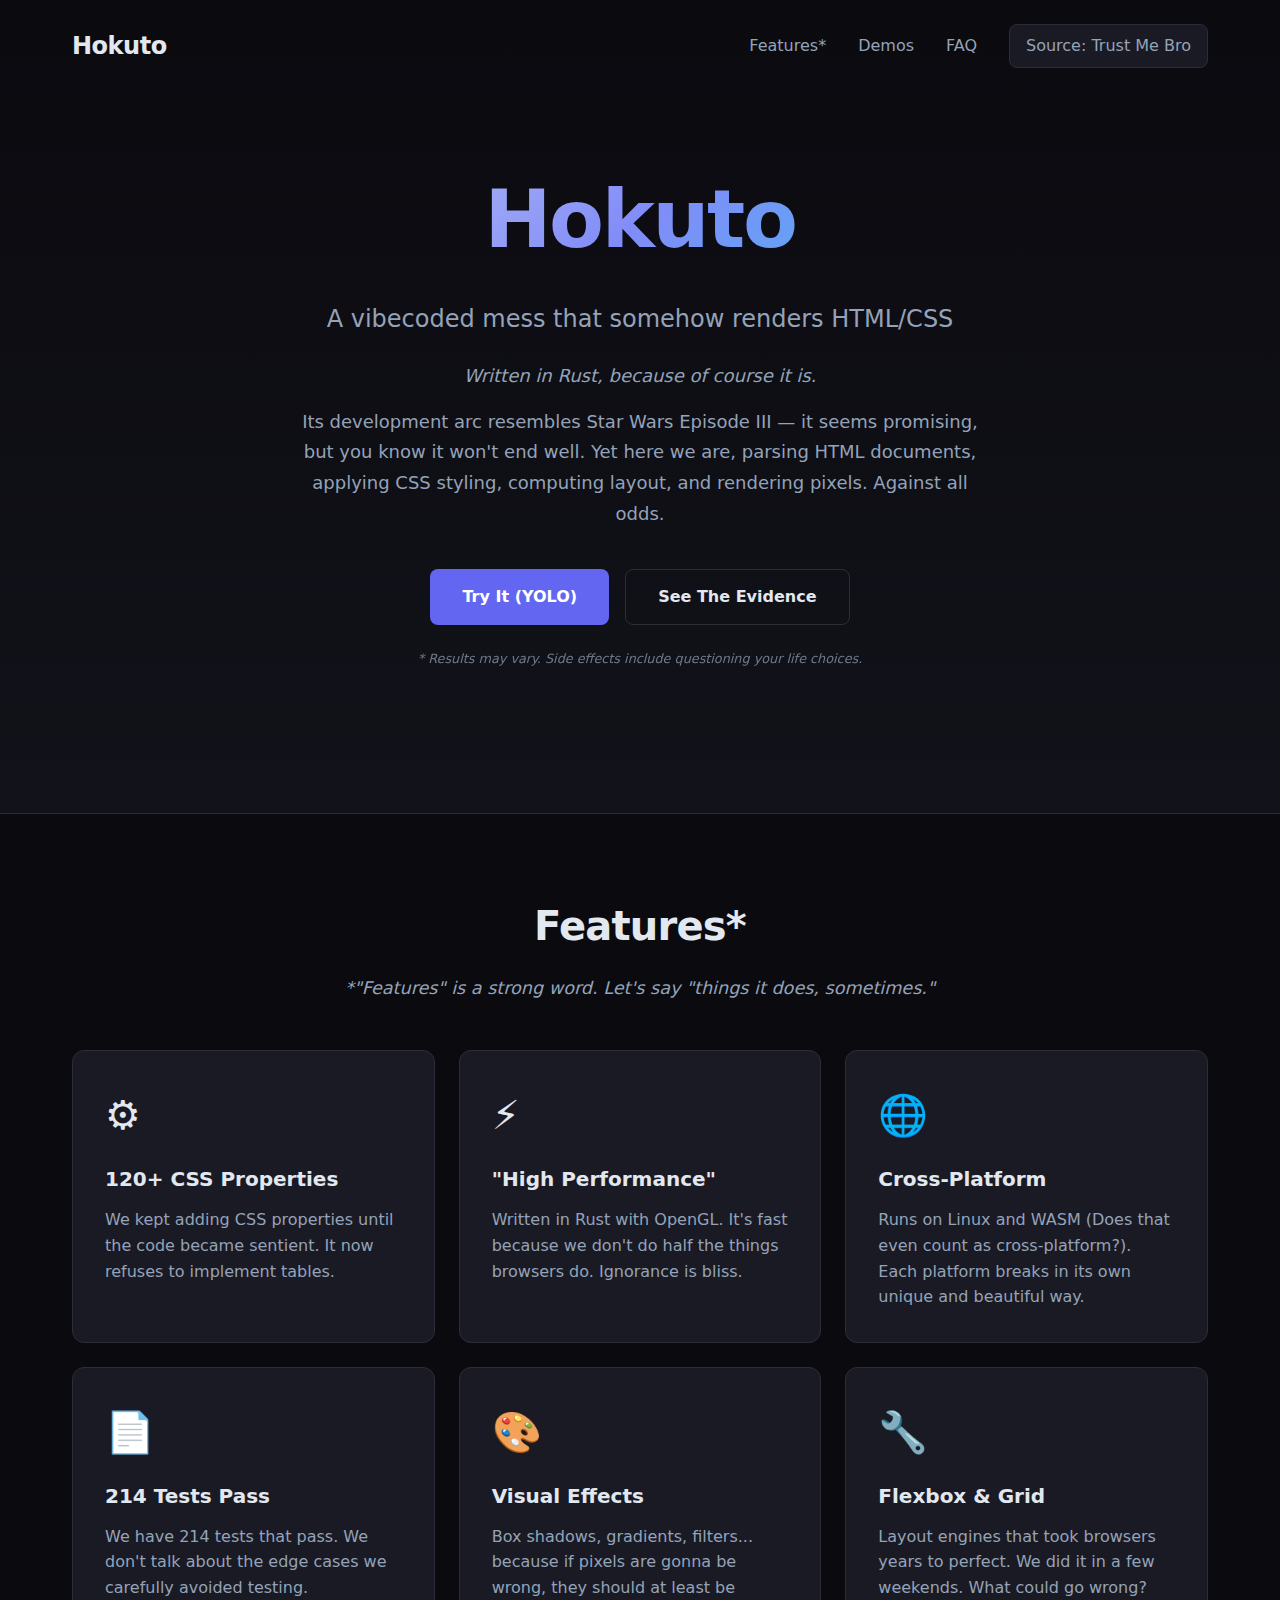
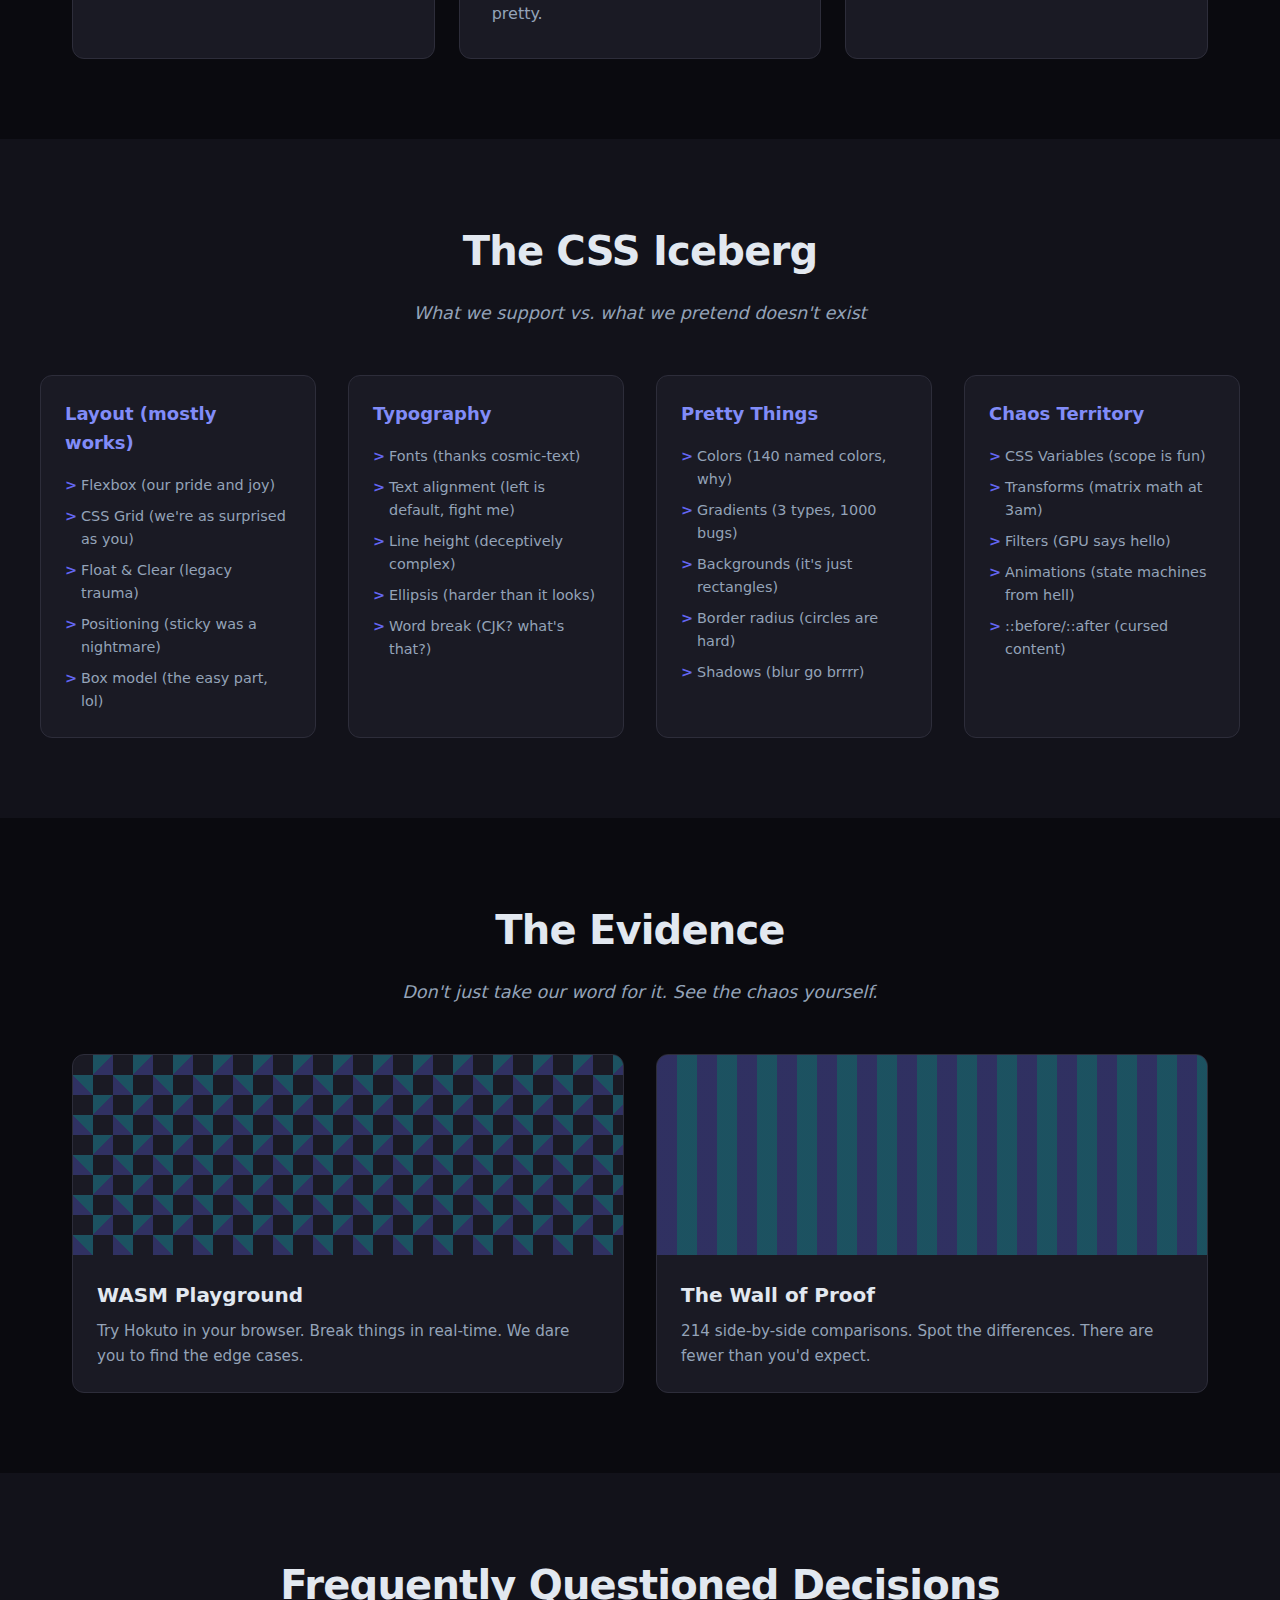
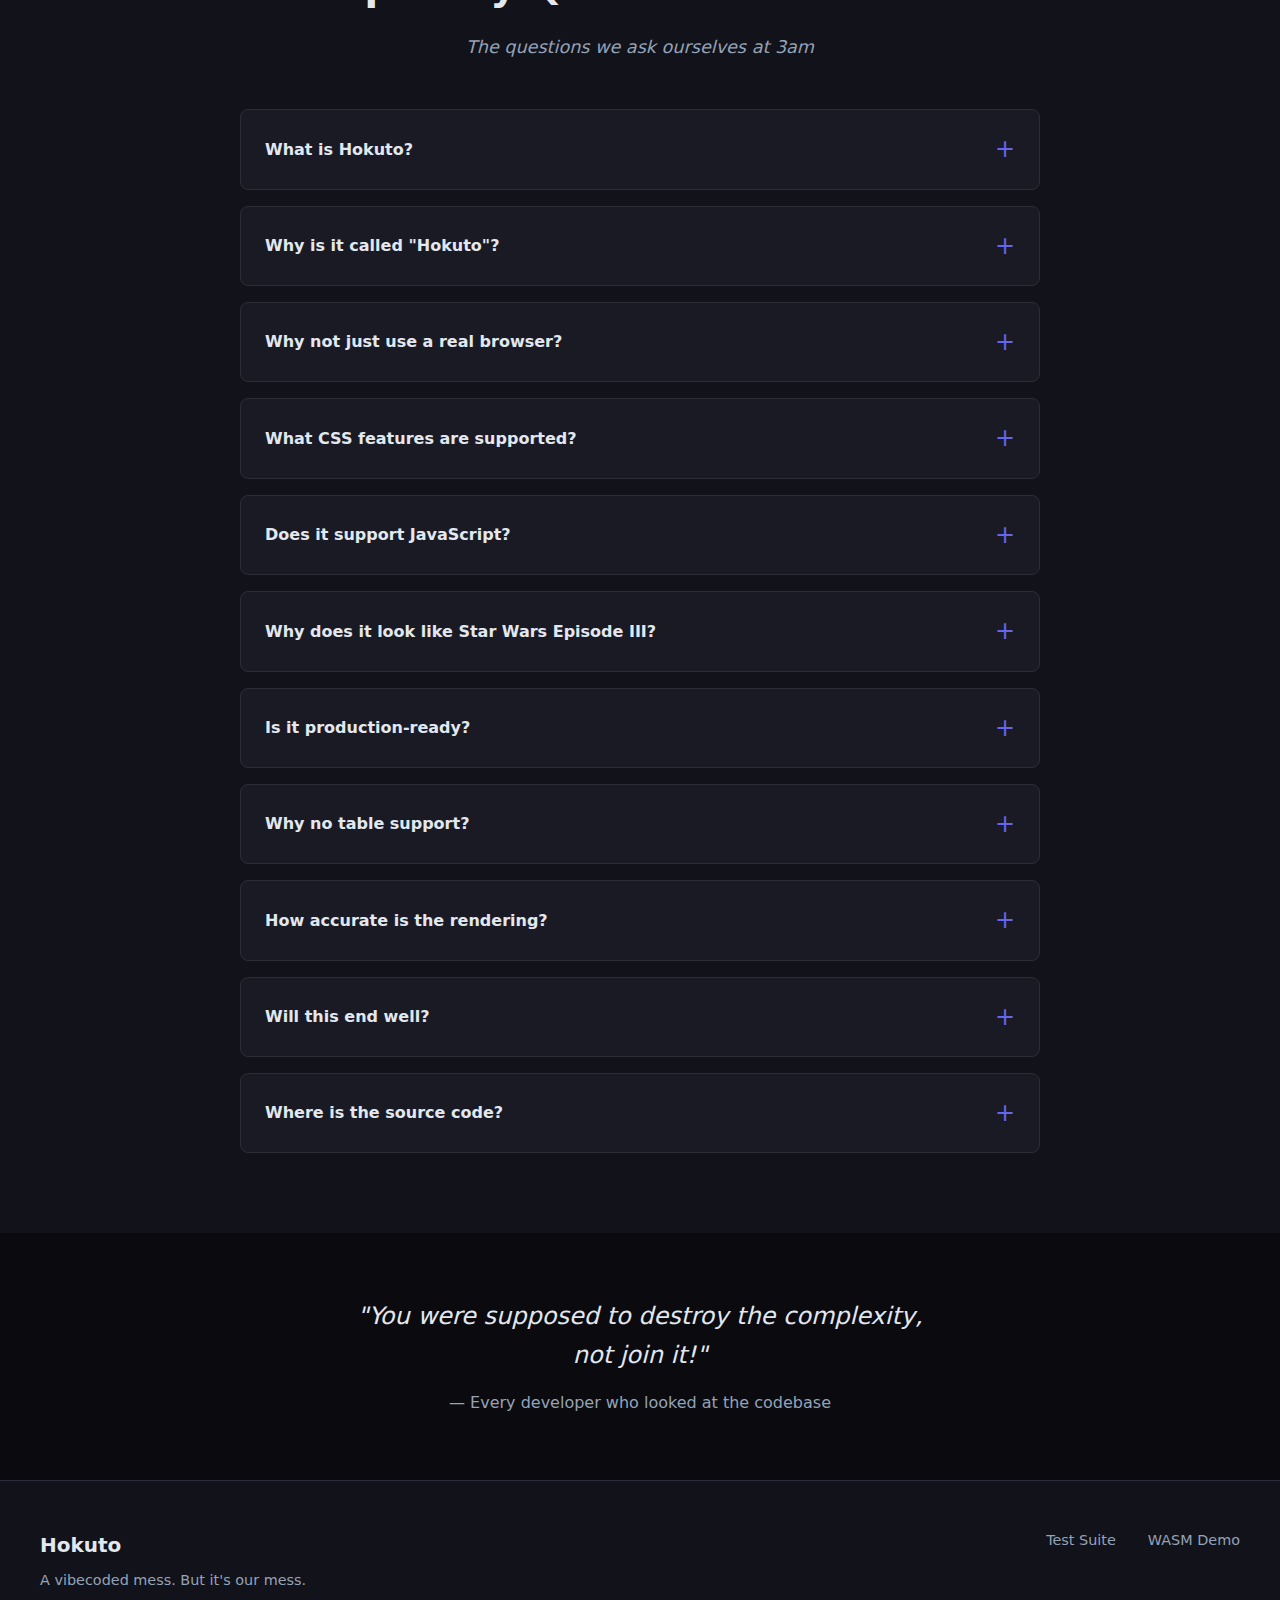
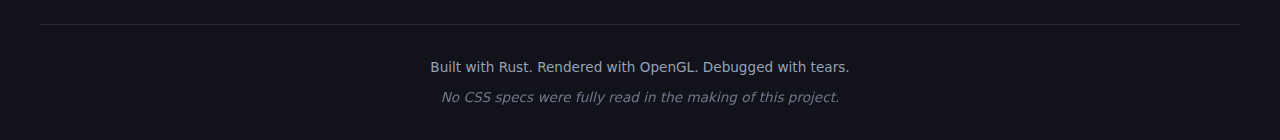
<file: hokuto/index.html>
<!DOCTYPE html>
<html lang="en">
<head>
    <meta charset="UTF-8">
    <meta name="viewport" content="width=device-width, initial-scale=1.0">
    <title>Hokuto - A Vibecoded Mess That Somehow Renders HTML</title>
    <link rel="stylesheet" href="styles.css">
</head>
<body>
    <header class="hero">
        <nav class="nav">
            <div class="nav-brand">Hokuto</div>
            <div class="nav-links">
                <a href="#features">Features*</a>
                <a href="#demos">Demos</a>
                <a href="#faq">FAQ</a>
                <a href="#faq" class="nav-github">Source: Trust Me Bro</a>
            </div>
        </nav>
        <div class="hero-content">
            <h1>Hokuto</h1>
            <p class="hero-tagline">A vibecoded mess that somehow renders HTML/CSS</p>
            <p class="hero-subtitle">Written in Rust, because of course it is.</p>
            <p class="hero-description">
                Its development arc resembles Star Wars Episode III &mdash;
                it seems promising, but you know it won't end well.
                Yet here we are, parsing HTML documents, applying CSS styling,
                computing layout, and rendering pixels. Against all odds.
            </p>
            <div class="hero-buttons">
                <a href="wasm/index.html" class="btn btn-primary">Try It (YOLO)</a>
                <a href="demonstration.html" class="btn btn-secondary">See The Evidence</a>
            </div>
            <p class="hero-disclaimer">* Results may vary. Side effects include questioning your life choices.</p>
        </div>
    </header>

    <main>
        <section id="features" class="section">
            <h2>Features*</h2>
            <p class="section-subtitle">*"Features" is a strong word. Let's say "things it does, sometimes."</p>
            <div class="features-grid">
                <div class="feature-card">
                    <div class="feature-icon">&#9881;</div>
                    <h3>120+ CSS Properties</h3>
                    <p>We kept adding CSS properties until the code became sentient. It now refuses to implement tables.</p>
                </div>
                <div class="feature-card">
                    <div class="feature-icon">&#9889;</div>
                    <h3>"High Performance"</h3>
                    <p>Written in Rust with OpenGL. It's fast because we don't do half the things browsers do. Ignorance is bliss.</p>
                </div>
                <div class="feature-card">
                    <div class="feature-icon">&#127760;</div>
                    <h3>Cross-Platform</h3>
                    <p>Runs on Linux and WASM (Does that even count as cross-platform?). Each platform breaks in its own unique and beautiful way.</p>
                </div>
                <div class="feature-card">
                    <div class="feature-icon">&#128196;</div>
                    <h3>214 Tests Pass</h3>
                    <p>We have 214 tests that pass. We don't talk about the edge cases we carefully avoided testing.</p>
                </div>
                <div class="feature-card">
                    <div class="feature-icon">&#127912;</div>
                    <h3>Visual Effects</h3>
                    <p>Box shadows, gradients, filters... because if pixels are gonna be wrong, they should at least be pretty.</p>
                </div>
                <div class="feature-card">
                    <div class="feature-icon">&#128295;</div>
                    <h3>Flexbox & Grid</h3>
                    <p>Layout engines that took browsers years to perfect. We did it in a few weekends. What could go wrong?</p>
                </div>
            </div>
        </section>

        <section class="section section-dark">
            <h2>The CSS Iceberg</h2>
            <p class="section-subtitle">What we support vs. what we pretend doesn't exist</p>
            <div class="css-categories">
                <div class="css-category">
                    <h4>Layout (mostly works)</h4>
                    <ul>
                        <li>Flexbox (our pride and joy)</li>
                        <li>CSS Grid (we're as surprised as you)</li>
                        <li>Float &amp; Clear (legacy trauma)</li>
                        <li>Positioning (sticky was a nightmare)</li>
                        <li>Box model (the easy part, lol)</li>
                    </ul>
                </div>
                <div class="css-category">
                    <h4>Typography</h4>
                    <ul>
                        <li>Fonts (thanks cosmic-text)</li>
                        <li>Text alignment (left is default, fight me)</li>
                        <li>Line height (deceptively complex)</li>
                        <li>Ellipsis (harder than it looks)</li>
                        <li>Word break (CJK? what's that?)</li>
                    </ul>
                </div>
                <div class="css-category">
                    <h4>Pretty Things</h4>
                    <ul>
                        <li>Colors (140 named colors, why)</li>
                        <li>Gradients (3 types, 1000 bugs)</li>
                        <li>Backgrounds (it's just rectangles)</li>
                        <li>Border radius (circles are hard)</li>
                        <li>Shadows (blur go brrrr)</li>
                    </ul>
                </div>
                <div class="css-category">
                    <h4>Chaos Territory</h4>
                    <ul>
                        <li>CSS Variables (scope is fun)</li>
                        <li>Transforms (matrix math at 3am)</li>
                        <li>Filters (GPU says hello)</li>
                        <li>Animations (state machines from hell)</li>
                        <li>::before/::after (cursed content)</li>
                    </ul>
                </div>
            </div>
        </section>

        <section id="demos" class="section">
            <h2>The Evidence</h2>
            <p class="section-subtitle">Don't just take our word for it. See the chaos yourself.</p>
            <div class="demos-grid">
                <a href="wasm/index.html" class="demo-card">
                    <div class="demo-preview demo-wasm"></div>
                    <h3>WASM Playground</h3>
                    <p>Try Hokuto in your browser. Break things in real-time. We dare you to find the edge cases.</p>
                </a>
                <a href="demonstration.html" class="demo-card">
                    <div class="demo-preview demo-tests"></div>
                    <h3>The Wall of Proof</h3>
                    <p>214 side-by-side comparisons. Spot the differences. There are fewer than you'd expect.</p>
                </a>
            </div>
        </section>

        <section id="faq" class="section section-dark">
            <h2>Frequently Questioned Decisions</h2>
            <p class="section-subtitle">The questions we ask ourselves at 3am</p>
            <div class="faq-list">
                <details class="faq-item">
                    <summary>What is Hokuto?</summary>
                    <p>
                        Hokuto is what happens when you think "how hard can rendering HTML be?" and then
                        spend weeks finding out. It's a vibecoded rendering engine written in Rust that
                        somehow manages to display (some) web content. We're as surprised as you are.
                    </p>
                </details>

                <details class="faq-item">
                    <summary>Why is it called "Hokuto"?</summary>
                    <p>
                        The author has a thing for naming projects after Japanese train lines. Hokuto is
                        a limited express train running between Sapporo and Hakodate. Does it have anything
                        to do with HTML rendering? Absolutely not. Does it sound cool? Yes. That's the
                        entire decision-making process. Previous projects include equally random train names.
                        It's a lifestyle.
                    </p>
                </details>

                <details class="faq-item">
                    <summary>Why not just use a real browser?</summary>
                    <p>
                        Great question. We ask ourselves this daily. The official answer is "performance"
                        and "control." The real answer is we were too deep into the project before we
                        realized what we'd gotten ourselves into. Sunk cost fallacy is real.
                    </p>
                </details>

                <details class="faq-item">
                    <summary>What CSS features are supported?</summary>
                    <p>
                        120+ properties! Flexbox, Grid, transforms, gradients, animations... basically
                        everything except the things you'll definitely need. Check the test suite and
                        pray your use case is covered.
                    </p>
                </details>

                <details class="faq-item">
                    <summary>Does it support JavaScript?</summary>
                    <p>
                        No, and that's a feature, not a bug. You want interactivity? Use Rust. You want
                        type safety? Rust. You want to mass 10 hours debugging why your click handler
                        doesn't work? Go use Electron.
                    </p>
                </details>

                <details class="faq-item">
                    <summary>Why does it look like Star Wars Episode III?</summary>
                    <p>
                        Because just like Anakin, this project started with hope and good intentions.
                        "I'll just implement a simple HTML renderer," we said. "It'll be quick," we said.
                        Now we're debugging float layouts at 2am questioning our life choices.
                    </p>
                </details>

                <details class="faq-item">
                    <summary>Is it production-ready?</summary>
                    <p>
                        Define "production." Define "ready." If your production environment is forgiving
                        and your CSS is simple, sure! If you need pixel-perfect rendering of complex
                        layouts... maybe test thoroughly first. And have a backup plan.
                    </p>
                </details>

                <details class="faq-item">
                    <summary>Why no table support?</summary>
                    <p>
                        Have you ever read the CSS table layout spec? It's 47 pages of pain. The code
                        looked at the spec and said "no." We respect its decision. Use Grid instead.
                        It's 2024. Tables are for data, not layout.
                    </p>
                </details>

                <details class="faq-item">
                    <summary>How accurate is the rendering?</summary>
                    <p>
                        We have 214 tests that pass! That means for 214 specific HTML files, we match
                        Chrome. For everything else? It's an adventure. Every bug is a surprise feature.
                        Every fix creates two new edge cases.
                    </p>
                </details>

                <details class="faq-item">
                    <summary>Will this end well?</summary>
                    <p>
                        Probably not. But that's never stopped anyone before. The codebase grows,
                        the edge cases multiply, and somewhere in the distance, we hear the Imperial
                        March playing. But hey, at least the gradients look pretty.
                    </p>
                </details>

                <details class="faq-item">
                    <summary>Where is the source code?</summary>
                    <p>
                        Yeah... about that. The source code is not publicly available. We're deeply
                        ashamed of what's in there. Trust me bro, you don't want to see it. Some things
                        are better left in the shadows. Just enjoy the pretty pixels and don't ask
                        questions about the eldritch horrors that generate them.
                    </p>
                </details>
            </div>
        </section>


        <section class="section quote-section">
            <blockquote>
                "You were supposed to destroy the complexity, not join it!"
                <cite>&mdash; Every developer who looked at the codebase</cite>
            </blockquote>
        </section>
    </main>

    <footer class="footer">
        <div class="footer-content">
            <div class="footer-brand">
                <span class="footer-logo">Hokuto</span>
                <p>A vibecoded mess. But it's our mess.</p>
            </div>
            <div class="footer-links">
                <a href="demonstration.html">Test Suite</a>
                <a href="wasm/index.html">WASM Demo</a>
            </div>
        </div>
        <div class="footer-bottom">
            <p>Built with Rust. Rendered with OpenGL. Debugged with tears.</p>
            <p class="footer-disclaimer">No CSS specs were fully read in the making of this project.</p>
        </div>
    </footer>
</body>
</html>
</file>
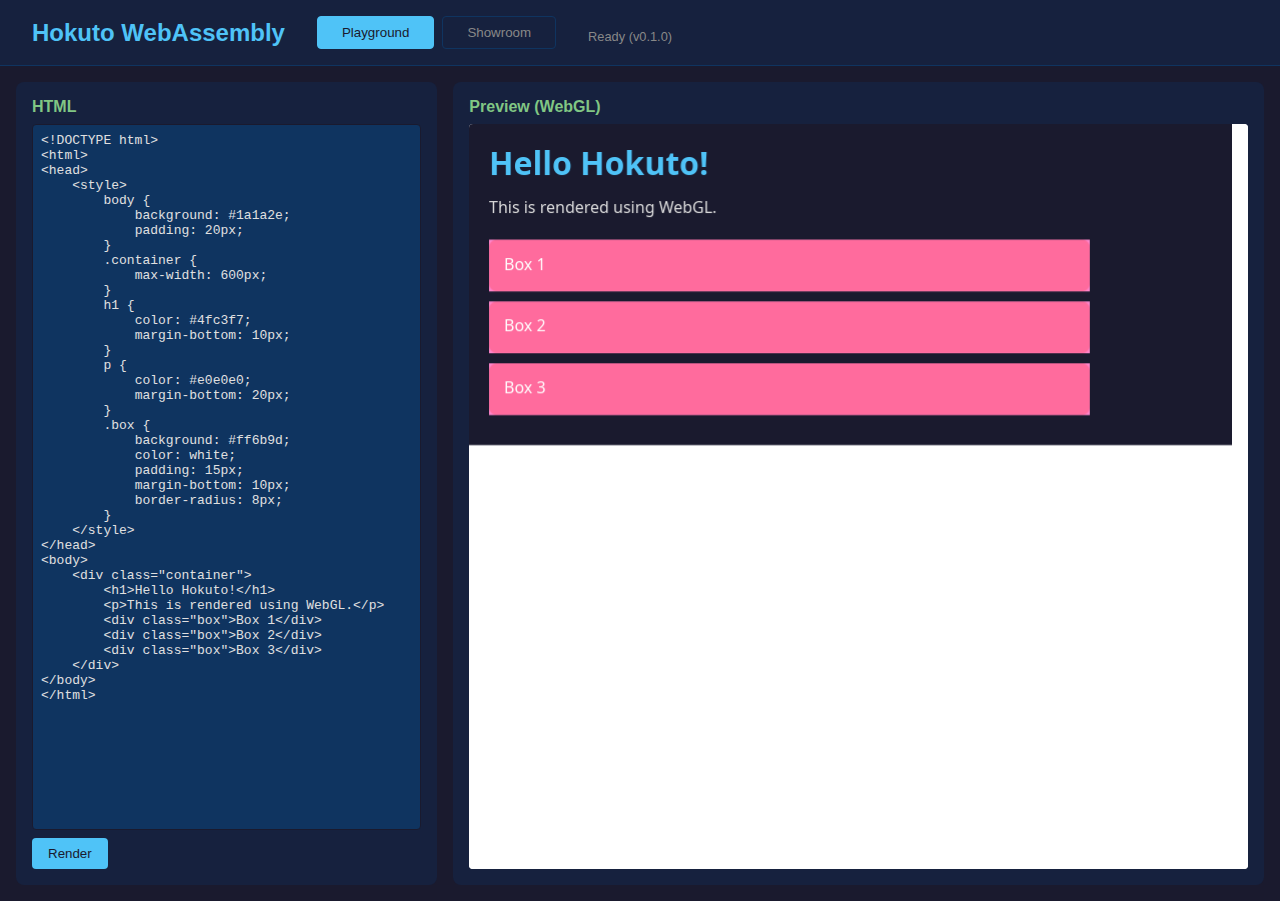
<file: hokuto/wasm/index.html>
<!DOCTYPE html>
<html>
<head>
    <meta charset="utf-8">
    <meta name="viewport" content="width=1200, initial-scale=0.5, minimum-scale=0.25, maximum-scale=2, user-scalable=yes">
    <meta http-equiv="Cache-Control" content="no-cache, no-store, must-revalidate">
    <meta http-equiv="Pragma" content="no-cache">
    <meta http-equiv="Expires" content="0">
    <title>Hokuto WebAssembly Demo</title>
    <style>
        * {
            margin: 0;
            padding: 0;
            box-sizing: border-box;
        }
        body {
            font-family: -apple-system, BlinkMacSystemFont, "Segoe UI", Roboto, sans-serif;
            background: #1a1a2e;
            color: #e0e0e0;
            min-height: 100vh;
            display: flex;
            flex-direction: column;
        }
        header {
            background: #16213e;
            padding: 1rem 2rem;
            border-bottom: 1px solid #0f3460;
            display: flex;
            align-items: center;
            gap: 2rem;
        }
        header h1 {
            font-size: 1.5rem;
            color: #4fc3f7;
        }
        .tabs {
            display: flex;
            gap: 0.5rem;
        }
        .tab {
            background: transparent;
            color: #888;
            border: 1px solid #0f3460;
            padding: 0.5rem 1.5rem;
            border-radius: 4px;
            cursor: pointer;
            font-weight: 500;
            transition: all 0.2s;
        }
        .tab:hover {
            background: #0f3460;
            color: #e0e0e0;
        }
        .tab.active {
            background: #4fc3f7;
            color: #1a1a2e;
            border-color: #4fc3f7;
        }
        main {
            flex: 1;
            display: flex;
            flex-direction: column;
        }
        .view {
            display: none;
            flex: 1;
        }
        .view.active {
            display: flex;
        }

        /* Playground styles */
        #playground {
            flex-direction: row;
            padding: 1rem;
            gap: 1rem;
        }
        .panel {
            background: #16213e;
            border-radius: 8px;
            padding: 1rem;
            display: flex;
            flex-direction: column;
        }
        .preview-panel {
            flex: 2;
            min-height: 600px;
        }
        .editor-panel {
            flex: 1;
            min-width: 400px;
        }
        .panel h2 {
            font-size: 1rem;
            margin-bottom: 0.5rem;
            color: #81c784;
        }
        textarea {
            flex: 1;
            background: #0f3460;
            color: #e0e0e0;
            border: 1px solid #1a1a2e;
            border-radius: 4px;
            padding: 0.5rem;
            font-family: "Fira Code", "Monaco", monospace;
            font-size: 13px;
            resize: none;
        }
        textarea:focus {
            outline: none;
            border-color: #4fc3f7;
        }
        #canvas {
            flex: 1;
            background: white;
            border-radius: 4px;
            width: 100%;
        }
        #canvas:focus, #showroom-canvas:focus {
            outline: 2px solid #4fc3f7;
        }
        .toolbar {
            display: flex;
            gap: 0.5rem;
            margin-top: 0.5rem;
        }
        button {
            background: #4fc3f7;
            color: #1a1a2e;
            border: none;
            padding: 0.5rem 1rem;
            border-radius: 4px;
            cursor: pointer;
            font-weight: 500;
        }
        button:hover {
            background: #81d4fa;
        }
        .status {
            font-size: 0.8rem;
            color: #888;
            margin-top: 0.5rem;
        }
        .error {
            color: #ff6b6b;
        }

        /* Showroom styles */
        #showroom {
            flex-direction: row;
            height: calc(100vh - 60px);
            max-height: calc(100vh - 60px);
            overflow: hidden;
        }
        .sidebar {
            width: 300px;
            min-width: 300px;
            background: #16213e;
            border-right: 1px solid #0f3460;
            display: flex;
            flex-direction: column;
            overflow: hidden;
        }
        .sidebar-header {
            padding: 1rem;
            border-bottom: 1px solid #0f3460;
        }
        .sidebar-header input {
            width: 100%;
            padding: 0.5rem;
            background: #0f3460;
            border: 1px solid #1a1a2e;
            border-radius: 4px;
            color: #e0e0e0;
            font-size: 14px;
        }
        .sidebar-header input:focus {
            outline: none;
            border-color: #4fc3f7;
        }
        .example-list {
            flex: 1;
            overflow-y: auto;
            padding: 0.5rem;
        }
        .example-item {
            padding: 0.75rem 1rem;
            border-radius: 4px;
            cursor: pointer;
            margin-bottom: 2px;
            font-size: 13px;
            transition: background 0.2s;
        }
        .example-item:hover {
            background: #0f3460;
        }
        .example-item.active {
            background: #4fc3f7;
            color: #1a1a2e;
        }
        .example-item .category {
            font-size: 11px;
            color: #888;
            margin-bottom: 2px;
        }
        .example-item.active .category {
            color: #16213e;
        }
        .showroom-content {
            flex: 1;
            display: flex;
            flex-direction: column;
            overflow: hidden;
            min-width: 0;
        }
        .showroom-preview {
            flex: 1;
            padding: 1rem;
            display: flex;
            flex-direction: column;
            min-height: 0;
            overflow: hidden;
        }
        #showroom-canvas {
            flex: 1;
            background: white;
            border-radius: 4px;
            width: 100%;
            height: 100%;
            max-height: 100%;
            min-height: 0;
        }
        .showroom-info {
            padding: 0.5rem 1rem;
            background: #16213e;
            border-top: 1px solid #0f3460;
            font-size: 13px;
            color: #888;
            flex-shrink: 0;
        }
        .example-count {
            color: #4fc3f7;
            font-size: 12px;
            padding: 0.5rem 1rem;
            border-bottom: 1px solid #0f3460;
            flex-shrink: 0;
        }
    </style>
</head>
<body>
    <header>
        <h1>Hokuto WebAssembly</h1>
        <div class="tabs">
            <button class="tab active" data-view="playground">Playground</button>
            <button class="tab" data-view="showroom">Showroom</button>
        </div>
        <div class="status" id="status">Loading...</div>
    </header>

    <!-- Playground View -->
    <main>
        <div id="playground" class="view active">
            <div class="panel editor-panel">
                <h2>HTML</h2>
                <textarea id="html-editor"><!DOCTYPE html>
<html>
<head>
    <style>
        body {
            background: #1a1a2e;
            padding: 20px;
        }
        .container {
            max-width: 600px;
        }
        h1 {
            color: #4fc3f7;
            margin-bottom: 10px;
        }
        p {
            color: #e0e0e0;
            margin-bottom: 20px;
        }
        .box {
            background: #ff6b9d;
            color: white;
            padding: 15px;
            margin-bottom: 10px;
            border-radius: 8px;
        }
    </style>
</head>
<body>
    <div class="container">
        <h1>Hello Hokuto!</h1>
        <p>This is rendered using WebGL.</p>
        <div class="box">Box 1</div>
        <div class="box">Box 2</div>
        <div class="box">Box 3</div>
    </div>
</body>
</html></textarea>
                <div class="toolbar">
                    <button id="render-btn">Render</button>
                </div>
            </div>
            <div class="panel preview-panel">
                <h2>Preview (WebGL)</h2>
                <canvas id="canvas" tabindex="0"></canvas>
            </div>
        </div>

        <!-- Showroom View -->
        <div id="showroom" class="view">
            <div class="sidebar">
                <div class="sidebar-header">
                    <input type="text" id="search-input" placeholder="Search examples...">
                </div>
                <div class="example-count" id="example-count">Loading...</div>
                <div class="example-list" id="example-list"></div>
            </div>
            <div class="showroom-content">
                <div class="showroom-preview">
                    <canvas id="showroom-canvas" tabindex="0"></canvas>
                </div>
                <div class="showroom-info" id="showroom-info">Select an example from the list</div>
            </div>
        </div>
    </main>

    <script type="module">
        import init, { HokutoRenderer, version } from './pkg/hokuto_wasm.js';

        // Single renderer approach - only one active at a time for mobile compatibility
        let renderer = null;
        let currentCanvas = null;
        let examples = [];
        let currentExample = null;
        let activeView = 'playground';

        async function main() {
            try {
                // Initialize WASM module
                document.getElementById('status').textContent = 'Loading WASM...';
                await init();

                const ver = version();
                console.log(`Hokuto WASM v${ver}`);

                // Create initial renderer for playground
                document.getElementById('status').textContent = 'Creating renderer...';
                renderer = new HokutoRenderer('canvas');
                currentCanvas = 'canvas';

                document.getElementById('status').textContent = `Ready (v${ver})`;

                // Initial render
                doPlaygroundRender();

                // Set up playground
                setupPlayground();

                // Set up tabs
                setupTabs();

                // Load showroom examples
                await loadShowroom();

            } catch (err) {
                console.error('Failed to initialize:', err);
                document.getElementById('status').textContent = `Error: ${err}`;
                document.getElementById('status').classList.add('error');
            }
        }

        function setupPlayground() {
            document.getElementById('render-btn').addEventListener('click', doPlaygroundRender);

            let timeout;
            document.getElementById('html-editor').addEventListener('input', () => {
                clearTimeout(timeout);
                timeout = setTimeout(doPlaygroundRender, 500);
            });

            const canvas = document.getElementById('canvas');
            const resizeObserver = new ResizeObserver(entries => {
                for (const entry of entries) {
                    const { width, height } = entry.contentRect;
                    if (renderer && currentCanvas === 'canvas' && width > 0 && height > 0) {
                        renderer.resize(Math.floor(width), Math.floor(height));
                    }
                }
            });
            resizeObserver.observe(canvas);

            canvas.addEventListener('mousemove', (e) => {
                if (renderer && currentCanvas === 'canvas') {
                    const rect = canvas.getBoundingClientRect();
                    const x = e.clientX - rect.left;
                    const y = e.clientY - rect.top;
                    const result = renderer.on_mouse_move(x, y);
                    const data = JSON.parse(result);
                    if (data.cursor) canvas.style.cursor = data.cursor;
                }
            });

            // Mouse down for drag selection start
            canvas.addEventListener('mousedown', (e) => {
                if (renderer && currentCanvas === 'canvas') {
                    const rect = canvas.getBoundingClientRect();
                    const x = e.clientX - rect.left;
                    const y = e.clientY - rect.top;
                    const result = JSON.parse(renderer.on_mouse_down(x, y, e.timeStamp));
                    // Focus canvas when clicking on an input element
                    if (result.focused) {
                        canvas.focus();
                    }
                }
            });

            // Mouse up for drag selection end
            canvas.addEventListener('mouseup', () => {
                if (renderer && currentCanvas === 'canvas') {
                    renderer.on_mouse_up();
                }
            });

            // Also handle mouseup outside the canvas
            document.addEventListener('mouseup', () => {
                if (renderer && currentCanvas === 'canvas') {
                    renderer.on_mouse_up();
                }
            });

            // Keyboard event handlers for form input
            canvas.addEventListener('keydown', async (e) => {
                if (renderer && currentCanvas === 'canvas' && renderer.has_focus()) {
                    // Handle clipboard operations
                    if ((e.ctrlKey || e.metaKey) && !e.shiftKey && !e.altKey) {
                        if (e.key === 'c' || e.key === 'C') {
                            // Copy
                            const text = renderer.get_selected_text();
                            if (text) {
                                try {
                                    await navigator.clipboard.writeText(text);
                                } catch (err) {
                                    console.error('Copy failed:', err);
                                }
                            }
                            e.preventDefault();
                            return;
                        }
                        if (e.key === 'x' || e.key === 'X') {
                            // Cut
                            const text = renderer.cut();
                            if (text) {
                                try {
                                    await navigator.clipboard.writeText(text);
                                } catch (err) {
                                    console.error('Cut copy failed:', err);
                                }
                            }
                            e.preventDefault();
                            return;
                        }
                        if (e.key === 'v' || e.key === 'V') {
                            // Paste
                            try {
                                const text = await navigator.clipboard.readText();
                                if (text) {
                                    renderer.paste(text);
                                }
                            } catch (err) {
                                console.error('Paste failed:', err);
                            }
                            e.preventDefault();
                            return;
                        }
                    }

                    const handled = renderer.on_key_down(
                        e.key,
                        e.ctrlKey || e.metaKey,
                        e.shiftKey,
                        e.altKey
                    );
                    if (handled) {
                        e.preventDefault();
                    }
                }
            });

            // Text input via beforeinput event (works better for international text)
            canvas.addEventListener('beforeinput', (e) => {
                if (renderer && currentCanvas === 'canvas' && renderer.has_focus()) {
                    // Handle line break insertion (Enter key in some browsers)
                    if (e.inputType === 'insertLineBreak' || e.inputType === 'insertParagraph') {
                        // Let keydown handle this
                        return;
                    }
                    if (e.data) {
                        const handled = renderer.on_text_input(e.data);
                        if (handled) {
                            e.preventDefault();
                        }
                    }
                }
            });

            // Fallback: keypress for text input (for browsers that don't support beforeinput well)
            canvas.addEventListener('keypress', (e) => {
                if (renderer && currentCanvas === 'canvas' && renderer.has_focus()) {
                    // Skip control characters and keys with modifiers (except shift)
                    if (e.ctrlKey || e.metaKey || e.altKey) return;
                    if (e.key.length === 1) {
                        const handled = renderer.on_text_input(e.key);
                        if (handled) {
                            e.preventDefault();
                        }
                    }
                }
            });

            // Handle canvas blur
            canvas.addEventListener('blur', () => {
                if (renderer && currentCanvas === 'canvas') {
                    renderer.on_blur();
                }
            });
        }

        function setupTabs() {
            document.querySelectorAll('.tab').forEach(tab => {
                tab.addEventListener('click', () => {
                    const viewId = tab.dataset.view;

                    // Update tabs
                    document.querySelectorAll('.tab').forEach(t => t.classList.remove('active'));
                    tab.classList.add('active');

                    // Update views
                    document.querySelectorAll('.view').forEach(v => v.classList.remove('active'));
                    document.getElementById(viewId).classList.add('active');

                    activeView = viewId;

                    // Switch renderer to the appropriate canvas
                    if (viewId === 'showroom') {
                        switchToCanvas('showroom-canvas');
                    } else {
                        switchToCanvas('canvas');
                    }
                });
            });
        }

        function switchToCanvas(canvasId) {
            if (currentCanvas === canvasId && renderer) {
                // Already on this canvas, just re-render
                requestAnimationFrame(() => {
                    if (canvasId === 'showroom-canvas' && currentExample) {
                        doShowroomRender();
                    } else if (canvasId === 'canvas') {
                        doPlaygroundRender();
                    }
                });
                return;
            }

            // Wait for canvas to be visible
            requestAnimationFrame(() => {
                const canvas = document.getElementById(canvasId);
                const rect = canvas.getBoundingClientRect();
                console.log(`Switching to ${canvasId}, size: ${rect.width}x${rect.height}`);

                // Create new renderer for this canvas
                // The old renderer will be garbage collected
                renderer = new HokutoRenderer(canvasId);
                currentCanvas = canvasId;

                // Set initial size
                if (rect.width > 0 && rect.height > 0) {
                    renderer.resize(Math.floor(rect.width), Math.floor(rect.height));
                }

                // Setup resize observer for showroom
                if (canvasId === 'showroom-canvas') {
                    setupShowroomCanvas();
                }

                // Render content
                if (canvasId === 'showroom-canvas' && currentExample) {
                    doShowroomRender();
                } else if (canvasId === 'canvas') {
                    doPlaygroundRender();
                }
            });
        }

        let isRendering = false;
        let showroomResizeObserver = null;

        function setupShowroomCanvas() {
            // Only set up once
            if (showroomResizeObserver) return;

            const canvas = document.getElementById('showroom-canvas');
            showroomResizeObserver = new ResizeObserver(entries => {
                for (const entry of entries) {
                    const { width, height } = entry.contentRect;
                    if (renderer && currentCanvas === 'showroom-canvas' && width > 0 && height > 0 && !isRendering) {
                        renderer.resize(Math.floor(width), Math.floor(height));
                        if (currentExample) {
                            doShowroomRender();
                        }
                    }
                }
            });
            showroomResizeObserver.observe(canvas);

            // Mouse events for showroom
            canvas.addEventListener('mousemove', (e) => {
                if (renderer && currentCanvas === 'showroom-canvas') {
                    const rect = canvas.getBoundingClientRect();
                    const x = e.clientX - rect.left;
                    const y = e.clientY - rect.top;
                    const result = renderer.on_mouse_move(x, y);
                    const data = JSON.parse(result);
                    if (data.cursor) canvas.style.cursor = data.cursor;
                }
            });

            // Mouse down for drag selection start
            canvas.addEventListener('mousedown', (e) => {
                if (renderer && currentCanvas === 'showroom-canvas') {
                    const rect = canvas.getBoundingClientRect();
                    const x = e.clientX - rect.left;
                    const y = e.clientY - rect.top;
                    const result = JSON.parse(renderer.on_mouse_down(x, y, e.timeStamp));
                    if (result.focused) {
                        canvas.focus();
                    }
                }
            });

            // Mouse up for drag selection end
            canvas.addEventListener('mouseup', () => {
                if (renderer && currentCanvas === 'showroom-canvas') {
                    renderer.on_mouse_up();
                }
            });

            // Keyboard event handlers for form input
            canvas.addEventListener('keydown', async (e) => {
                if (renderer && currentCanvas === 'showroom-canvas' && renderer.has_focus()) {
                    // Handle clipboard operations
                    if ((e.ctrlKey || e.metaKey) && !e.shiftKey && !e.altKey) {
                        if (e.key === 'c' || e.key === 'C') {
                            const text = renderer.get_selected_text();
                            if (text) {
                                try {
                                    await navigator.clipboard.writeText(text);
                                } catch (err) {
                                    console.error('Copy failed:', err);
                                }
                            }
                            e.preventDefault();
                            return;
                        }
                        if (e.key === 'x' || e.key === 'X') {
                            const text = renderer.cut();
                            if (text) {
                                try {
                                    await navigator.clipboard.writeText(text);
                                } catch (err) {
                                    console.error('Cut copy failed:', err);
                                }
                            }
                            e.preventDefault();
                            return;
                        }
                        if (e.key === 'v' || e.key === 'V') {
                            try {
                                const text = await navigator.clipboard.readText();
                                if (text) {
                                    renderer.paste(text);
                                }
                            } catch (err) {
                                console.error('Paste failed:', err);
                            }
                            e.preventDefault();
                            return;
                        }
                    }

                    const handled = renderer.on_key_down(
                        e.key,
                        e.ctrlKey || e.metaKey,
                        e.shiftKey,
                        e.altKey
                    );
                    if (handled) {
                        e.preventDefault();
                    }
                }
            });

            canvas.addEventListener('beforeinput', (e) => {
                if (renderer && currentCanvas === 'showroom-canvas' && renderer.has_focus()) {
                    // Handle line break insertion (Enter key in some browsers)
                    if (e.inputType === 'insertLineBreak' || e.inputType === 'insertParagraph') {
                        // Let keydown handle this
                        return;
                    }
                    if (e.data) {
                        const handled = renderer.on_text_input(e.data);
                        if (handled) {
                            e.preventDefault();
                        }
                    }
                }
            });

            canvas.addEventListener('keypress', (e) => {
                if (renderer && currentCanvas === 'showroom-canvas' && renderer.has_focus()) {
                    if (e.ctrlKey || e.metaKey || e.altKey) return;
                    if (e.key.length === 1) {
                        const handled = renderer.on_text_input(e.key);
                        if (handled) {
                            e.preventDefault();
                        }
                    }
                }
            });

            canvas.addEventListener('blur', () => {
                if (renderer && currentCanvas === 'showroom-canvas') {
                    renderer.on_blur();
                }
            });
        }

        function doShowroomRender() {
            console.log('doShowroomRender called, renderer:', !!renderer, 'canvas:', currentCanvas, 'example:', currentExample?.id);
            if (!renderer || currentCanvas !== 'showroom-canvas' || !currentExample || isRendering) return;

            isRendering = true;
            setTimeout(() => {
                try {
                    console.log('Rendering example:', currentExample.id);
                    renderer.render(currentExample.content, null);
                    document.getElementById('showroom-info').textContent = `${currentExample.id} - ${currentExample.title}`;
                    console.log('Render complete');
                } catch (err) {
                    console.error('Render error for', currentExample.id, ':', err);
                    document.getElementById('showroom-info').textContent = `Error rendering ${currentExample.id}: ${err.message || err}`;
                    document.getElementById('showroom-info').style.color = '#ff6b6b';
                    setTimeout(() => {
                        document.getElementById('showroom-info').style.color = '';
                    }, 3000);
                } finally {
                    isRendering = false;
                }
            }, 0);
        }

        async function loadShowroom() {
            try {
                const response = await fetch('./showroom.json');
                const data = await response.json();
                examples = data.examples;

                document.getElementById('example-count').textContent = `${examples.length} examples`;

                renderExampleList(examples);

                // Set up search
                document.getElementById('search-input').addEventListener('input', (e) => {
                    const query = e.target.value.toLowerCase();
                    const filtered = examples.filter(ex =>
                        ex.title.toLowerCase().includes(query) ||
                        ex.id.toLowerCase().includes(query)
                    );
                    renderExampleList(filtered);
                });

            } catch (err) {
                console.error('Failed to load showroom:', err);
                document.getElementById('example-count').textContent = 'Failed to load';
            }
        }

        function renderExampleList(exampleList) {
            const container = document.getElementById('example-list');
            container.innerHTML = '';

            exampleList.forEach(example => {
                const item = document.createElement('div');
                item.className = 'example-item' + (currentExample?.id === example.id ? ' active' : '');
                item.innerHTML = `
                    <div class="category">${example.category}</div>
                    <div>${example.title}</div>
                `;
                item.addEventListener('click', () => selectExample(example));
                container.appendChild(item);
            });
        }

        function selectExample(example) {
            currentExample = example;

            // Update info
            document.getElementById('showroom-info').textContent = `${example.id} - ${example.title}`;

            // Update list highlighting (without re-rendering the whole list)
            document.querySelectorAll('.example-item').forEach((item, index) => {
                const isActive = item.querySelector('div:last-child')?.textContent === example.title;
                item.classList.toggle('active', isActive);
            });

            // Render after UI updates
            doShowroomRender();
        }

        function doPlaygroundRender() {
            if (!renderer || currentCanvas !== 'canvas') return;

            const html = document.getElementById('html-editor').value;

            try {
                renderer.render(html, null);
            } catch (err) {
                console.error('Render error:', err);
            }
        }

        main();
    </script>
</body>
</html>
</file>
<file: hokuto/styles.css>
/* Hokuto Website Styles - Pure CSS, No Build Tools */

/* === Reset & Base === */
*, *::before, *::after {
    box-sizing: border-box;
    margin: 0;
    padding: 0;
}

:root {
    --color-bg: #0a0a0f;
    --color-bg-light: #12121a;
    --color-bg-card: #1a1a24;
    --color-primary: #6366f1;
    --color-primary-light: #818cf8;
    --color-secondary: #22d3ee;
    --color-text: #e2e8f0;
    --color-text-dim: #94a3b8;
    --color-border: #2d2d3a;
    --color-success: #22c55e;
    --font-sans: system-ui, -apple-system, BlinkMacSystemFont, 'Segoe UI', Roboto, sans-serif;
    --font-mono: 'SF Mono', Consolas, 'Liberation Mono', Menlo, monospace;
    --max-width: 1200px;
    --radius: 8px;
    --radius-lg: 12px;
}

html {
    scroll-behavior: smooth;
}

body {
    font-family: var(--font-sans);
    background: var(--color-bg);
    color: var(--color-text);
    line-height: 1.6;
    min-height: 100vh;
}

a {
    color: var(--color-primary-light);
    text-decoration: none;
    transition: color 0.2s;
}

a:hover {
    color: var(--color-secondary);
}

ul {
    list-style: none;
}

/* === Navigation === */
.nav {
    display: flex;
    justify-content: space-between;
    align-items: center;
    padding: 1.5rem 2rem;
    max-width: var(--max-width);
    margin: 0 auto;
}

.nav-brand {
    font-size: 1.5rem;
    font-weight: 700;
    color: var(--color-text);
    letter-spacing: -0.02em;
}

.nav-links {
    display: flex;
    gap: 2rem;
    align-items: center;
}

.nav-links a {
    color: var(--color-text-dim);
    font-weight: 500;
    transition: color 0.2s;
}

.nav-links a:hover {
    color: var(--color-text);
}

.nav-github {
    background: var(--color-bg-card);
    padding: 0.5rem 1rem;
    border-radius: var(--radius);
    border: 1px solid var(--color-border);
}

.nav-github:hover {
    border-color: var(--color-primary);
}

/* === Hero Section === */
.hero {
    background: linear-gradient(180deg, var(--color-bg) 0%, var(--color-bg-light) 100%);
    border-bottom: 1px solid var(--color-border);
    padding-bottom: 5rem;
}

.hero-content {
    max-width: var(--max-width);
    margin: 0 auto;
    padding: 4rem 2rem;
    text-align: center;
}

.hero h1 {
    font-size: clamp(3rem, 8vw, 5rem);
    font-weight: 800;
    letter-spacing: -0.03em;
    background: linear-gradient(135deg, var(--color-text) 0%, var(--color-primary-light) 50%, var(--color-secondary) 100%);
    -webkit-background-clip: text;
    -webkit-text-fill-color: transparent;
    background-clip: text;
    margin-bottom: 1rem;
}

.hero-tagline {
    font-size: 1.5rem;
    color: var(--color-text-dim);
    margin-bottom: 1.5rem;
    font-weight: 500;
}

.hero-subtitle {
    font-size: 1.125rem;
    color: var(--color-text-dim);
    margin-bottom: 1rem;
    font-style: italic;
}

.hero-description {
    font-size: 1.125rem;
    color: var(--color-text-dim);
    max-width: 700px;
    margin: 0 auto 2.5rem;
    line-height: 1.7;
}

.hero-disclaimer {
    font-size: 0.8rem;
    color: var(--color-text-dim);
    margin-top: 1.5rem;
    opacity: 0.7;
    font-style: italic;
}

.hero-buttons {
    display: flex;
    gap: 1rem;
    justify-content: center;
    flex-wrap: wrap;
}

/* === Buttons === */
.btn {
    display: inline-flex;
    align-items: center;
    justify-content: center;
    padding: 0.875rem 2rem;
    font-size: 1rem;
    font-weight: 600;
    border-radius: var(--radius);
    transition: all 0.2s;
    cursor: pointer;
}

.btn-primary {
    background: var(--color-primary);
    color: white;
}

.btn-primary:hover {
    background: var(--color-primary-light);
    color: white;
    transform: translateY(-2px);
    box-shadow: 0 4px 20px rgba(99, 102, 241, 0.4);
}

.btn-secondary {
    background: transparent;
    color: var(--color-text);
    border: 1px solid var(--color-border);
}

.btn-secondary:hover {
    border-color: var(--color-primary);
    color: var(--color-primary-light);
}

/* === Sections === */
.section {
    padding: 5rem 2rem;
    max-width: var(--max-width);
    margin: 0 auto;
}

.section-dark {
    background: var(--color-bg-light);
    max-width: none;
    padding-left: 2rem;
    padding-right: 2rem;
}

.section-dark > * {
    max-width: var(--max-width);
    margin-left: auto;
    margin-right: auto;
}

.section h2 {
    font-size: 2.5rem;
    font-weight: 700;
    text-align: center;
    margin-bottom: 1rem;
    letter-spacing: -0.02em;
}

.section-subtitle {
    text-align: center;
    color: var(--color-text-dim);
    font-size: 1.1rem;
    margin-bottom: 3rem;
    font-style: italic;
}

/* === Features Grid === */
.features-grid {
    display: grid;
    grid-template-columns: repeat(auto-fit, minmax(300px, 1fr));
    gap: 1.5rem;
}

.feature-card {
    background: var(--color-bg-card);
    border: 1px solid var(--color-border);
    border-radius: var(--radius-lg);
    padding: 2rem;
    transition: border-color 0.2s, transform 0.2s;
}

.feature-card:hover {
    border-color: var(--color-primary);
    transform: translateY(-4px);
}

.feature-icon {
    font-size: 2.5rem;
    margin-bottom: 1rem;
}

.feature-card h3 {
    font-size: 1.25rem;
    font-weight: 600;
    margin-bottom: 0.75rem;
}

.feature-card p {
    color: var(--color-text-dim);
    line-height: 1.6;
}

/* === CSS Categories === */
.css-categories {
    display: grid;
    grid-template-columns: repeat(auto-fit, minmax(250px, 1fr));
    gap: 2rem;
}

.css-category {
    background: var(--color-bg-card);
    border: 1px solid var(--color-border);
    border-radius: var(--radius-lg);
    padding: 1.5rem;
}

.css-category h4 {
    font-size: 1.125rem;
    font-weight: 600;
    margin-bottom: 1rem;
    color: var(--color-primary-light);
}

.css-category ul {
    display: flex;
    flex-direction: column;
    gap: 0.5rem;
}

.css-category li {
    color: var(--color-text-dim);
    font-size: 0.9rem;
    padding-left: 1rem;
    position: relative;
}

.css-category li::before {
    content: ">";
    position: absolute;
    left: 0;
    color: var(--color-primary);
    font-weight: bold;
}

/* === Demos Grid === */
.demos-grid {
    display: grid;
    grid-template-columns: repeat(auto-fit, minmax(350px, 1fr));
    gap: 2rem;
}

.demo-card {
    display: block;
    background: var(--color-bg-card);
    border: 1px solid var(--color-border);
    border-radius: var(--radius-lg);
    overflow: hidden;
    transition: border-color 0.2s, transform 0.2s;
}

.demo-card:hover {
    border-color: var(--color-primary);
    transform: translateY(-4px);
}

.demo-preview {
    height: 200px;
    background: var(--color-bg-light);
}

.demo-wasm {
    background:
        linear-gradient(45deg, var(--color-primary) 25%, transparent 25%),
        linear-gradient(-45deg, var(--color-primary) 25%, transparent 25%),
        linear-gradient(45deg, transparent 75%, var(--color-secondary) 75%),
        linear-gradient(-45deg, transparent 75%, var(--color-secondary) 75%);
    background-size: 40px 40px;
    background-position: 0 0, 0 20px, 20px -20px, -20px 0px;
    opacity: 0.3;
}

.demo-tests {
    background:
        repeating-linear-gradient(
            90deg,
            var(--color-primary) 0px,
            var(--color-primary) 20px,
            var(--color-secondary) 20px,
            var(--color-secondary) 40px
        );
    opacity: 0.3;
}

.demo-card h3 {
    font-size: 1.25rem;
    font-weight: 600;
    padding: 1.5rem 1.5rem 0.5rem;
    color: var(--color-text);
}

.demo-card p {
    padding: 0 1.5rem 1.5rem;
    color: var(--color-text-dim);
    font-size: 0.95rem;
}

/* === FAQ === */
.faq-list {
    max-width: 800px;
    margin: 0 auto;
    display: flex;
    flex-direction: column;
    gap: 1rem;
}

.faq-item {
    background: var(--color-bg-card);
    border: 1px solid var(--color-border);
    border-radius: var(--radius);
    overflow: hidden;
}

.faq-item summary {
    padding: 1.25rem 1.5rem;
    font-weight: 600;
    cursor: pointer;
    display: flex;
    align-items: center;
    justify-content: space-between;
    transition: background 0.2s;
}

.faq-item summary:hover {
    background: rgba(99, 102, 241, 0.1);
}

.faq-item summary::marker,
.faq-item summary::-webkit-details-marker {
    display: none;
}

.faq-item summary::after {
    content: "+";
    font-size: 1.5rem;
    color: var(--color-primary);
    font-weight: 300;
}

.faq-item[open] summary::after {
    content: "-";
}

.faq-item p {
    padding: 0 1.5rem 1.25rem;
    color: var(--color-text-dim);
    line-height: 1.7;
}

/* === Code Block === */
.code-block {
    background: var(--color-bg-card);
    border: 1px solid var(--color-border);
    border-radius: var(--radius-lg);
    overflow: hidden;
    max-width: 800px;
    margin: 0 auto;
}

.code-block pre {
    padding: 1.5rem;
    overflow-x: auto;
}

.code-block code {
    font-family: var(--font-mono);
    font-size: 0.9rem;
    line-height: 1.7;
    color: var(--color-text-dim);
}

/* === Quote Section === */
.quote-section {
    text-align: center;
    padding: 4rem 2rem;
}

.quote-section blockquote {
    font-size: 1.5rem;
    font-style: italic;
    color: var(--color-text);
    max-width: 600px;
    margin: 0 auto;
    line-height: 1.6;
}

.quote-section cite {
    display: block;
    margin-top: 1rem;
    font-size: 1rem;
    color: var(--color-text-dim);
    font-style: normal;
}

/* === Footer === */
.footer {
    background: var(--color-bg-light);
    border-top: 1px solid var(--color-border);
    padding: 3rem 2rem 2rem;
}

.footer-content {
    max-width: var(--max-width);
    margin: 0 auto;
    display: flex;
    justify-content: space-between;
    align-items: flex-start;
    flex-wrap: wrap;
    gap: 2rem;
}

.footer-logo {
    font-size: 1.25rem;
    font-weight: 700;
    color: var(--color-text);
}

.footer-brand p {
    color: var(--color-text-dim);
    margin-top: 0.5rem;
    font-size: 0.9rem;
}

.footer-links {
    display: flex;
    gap: 2rem;
}

.footer-links a {
    color: var(--color-text-dim);
    font-size: 0.9rem;
}

.footer-links a:hover {
    color: var(--color-text);
}

.footer-bottom {
    max-width: var(--max-width);
    margin: 2rem auto 0;
    padding-top: 2rem;
    border-top: 1px solid var(--color-border);
    text-align: center;
}

.footer-bottom p {
    color: var(--color-text-dim);
    font-size: 0.85rem;
}

.footer-disclaimer {
    margin-top: 0.5rem;
    font-style: italic;
    opacity: 0.7;
}

/* === Responsive === */
@media (max-width: 768px) {
    .nav {
        flex-direction: column;
        gap: 1rem;
    }

    .nav-links {
        flex-wrap: wrap;
        justify-content: center;
        gap: 1rem;
    }

    .hero-content {
        padding: 2rem 1rem;
    }

    .hero h1 {
        font-size: 2.5rem;
    }

    .hero-tagline {
        font-size: 1.25rem;
    }

    .section {
        padding: 3rem 1rem;
    }

    .section h2 {
        font-size: 2rem;
    }

    .features-grid {
        grid-template-columns: 1fr;
    }

    .demos-grid {
        grid-template-columns: 1fr;
    }

    .footer-content {
        flex-direction: column;
        align-items: center;
        text-align: center;
    }

    .footer-links {
        flex-wrap: wrap;
        justify-content: center;
    }
}
</file>
